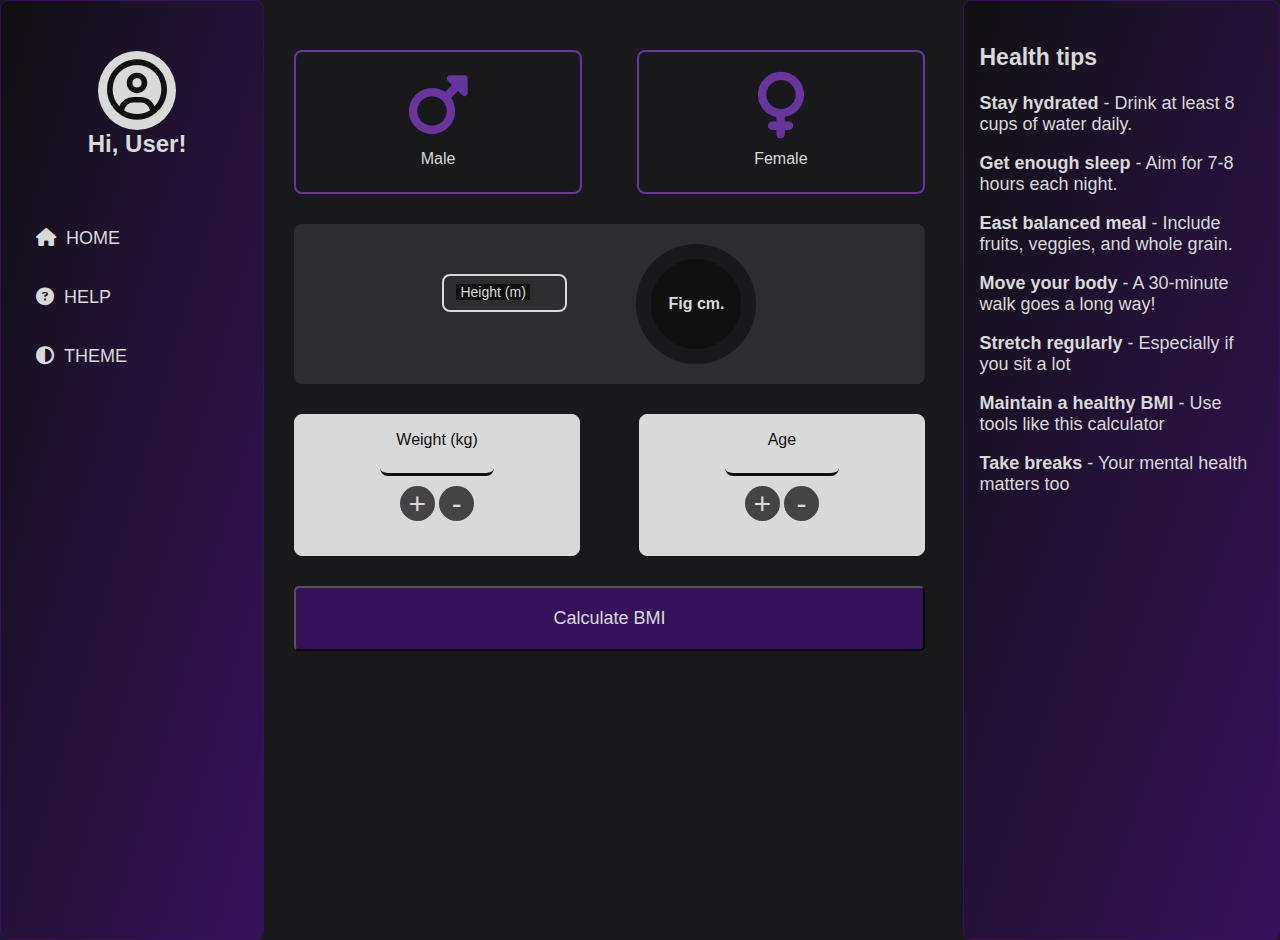
<file: index.html>
<!DOCTYPE html>
<html lang="en">
<head>
    <meta charset="UTF-8">
    <meta name="viewport" content="width=device-width, initial-scale=1.0">
    <link rel="stylesheet" href="https://cdnjs.cloudflare.com/ajax/libs/font-awesome/6.7.2/css/all.min.css" 
   integrity="sha512-Evv84Mr4kqVGRNSgIGL/F/aIDqQb7xQ2vcrdIwxfjThSH8CSR7PBEakCr51Ck+w+/U6swU2Im1vVX0SVk9ABhg==" 
   crossorigin="anonymous" referrerpolicy="no-referrer"/>
   <link rel="stylesheet" href="../styles/style.css">
    <title>BMI Calculator</title>
</head>
<body>
    <div class="container">
    <header>
        <div>
            <div id="branding">
            <h2> <span><i class="fa-regular fa-circle-user"></i></span>  Hi, User!</h2>
            </div>
        <nav>
            <ul>
                <input type="checkbox" id="check">
                <span class="menu">
              <li class="current"> <a href="index.html"><span><i class="fa-solid fa-house"></i></span> Home</a></li>
               <li> <a href="help.html"><span><i class="fa-solid fa-circle-question"></i></span>Help</a></li>
                <li id="theme-trigger"><span><i class="fa-solid fa-circle-half-stroke"></i></span>Theme</li>
                <div id="theme-modal" class="modal hidden">
                <div class="modal-content">
                    <h3>Select Theme</h3>
                    <form id="theme-form">
                    <label><input type="radio" name="theme" value="default"> System Default</label><br><br>
                    <label><input type="radio" name="theme" value="light"> Light</label><br><br>
                    <label><input type="radio" name="theme" value="dark"> Dark</label>
                    <div class="buttons">
                        <button type="button" id="cancel-btn">Cancel</button>
                        <button type="submit" id="ok-btn">OK</button>
                    </div>
                    </form>
                </div>
                </div>
                <label for="check" class="close-menu"><i class="fas fa-times"></i></label>
              </span>
                <label for="check" class="open-menu"><i class="fa-solid fa-bars"></i></label>
              </span>
            </ul>  
        </nav>
       
        </div>
    </header>
    <main>
        <div class="content">
        <section class="section-1">
            <div class="gender js-gender-option" data-gender="male">
                <div  class="gender-adjustment">
                     <span><i class="fa-solid fa-mars"></i></span>
                     <p>Male</p>
                </div>
   
</div>  

<div class="gender female js-gender-option" data-gender="female">
    <div class="gender-adjustment">
        <span><i class="fa-solid fa-venus"></i></span> 
    <p>Female</p>
    </div>   
        </div>
        
        </section>
        
        <section class="section-2">
            <div class="section-2-side1">
            <div class="input-container">
                <input type="number" placeholder="" id="js-height">
                <label for="height"> Height (m)</label>
               
               </div>
            </div>
            <div class="circle">
                <span>Fig cm.</span>
                
            </div>
        </section>
        <section class="section-3">
            <div class="weight-box">
                <p>Weight (kg)</p>
                <div class="weight-age">
                <input type="number" placeholder="" id="js-weight">
                </div>
                <button type="button" id="js-weight-add">+</button>
                <button type="button" id="js-weight-sub">-</button>
            </div>
            <div class="weight-box">

                <p>Age</p>
                  <div class="weight-age">
                <input type="number" value="" id="js-age">
                </div>
                <button type="button" id="js-age-add">+</button>
                <button type="button" id="js-age-sub">-</button>
            </div>
        </section>
        <button class="btn-1" id="calculationButton">Calculate BMI</button>
        </div>
    </main>

    <article>
            <div class="general-health-tips">
                <h3>Health tips</h3>
               <div class="health-tips">
                <p><span>Stay hydrated</span> - Drink at least 8 cups of water daily.</p>
                <p><span>Get enough sleep</span> - Aim for 7-8 hours each night.</p>
                <p><span>East balanced meal</span> - Include fruits, veggies, and whole grain.</p>
                <p><span>Move your body</span> - A 30-minute walk goes a long way!</p>
                <p><span>Stretch regularly</span> - Especially if you sit a lot</p>
                <p><span>Maintain a healthy BMI</span> - Use tools like this calculator</p>
                <p><span>Take breaks</span> - Your mental health matters too</p>
               </div>
            </div>
    </article>
    </div>
    <script src="../scripts/scripts.js"></script>
</body>
</html>
</file>
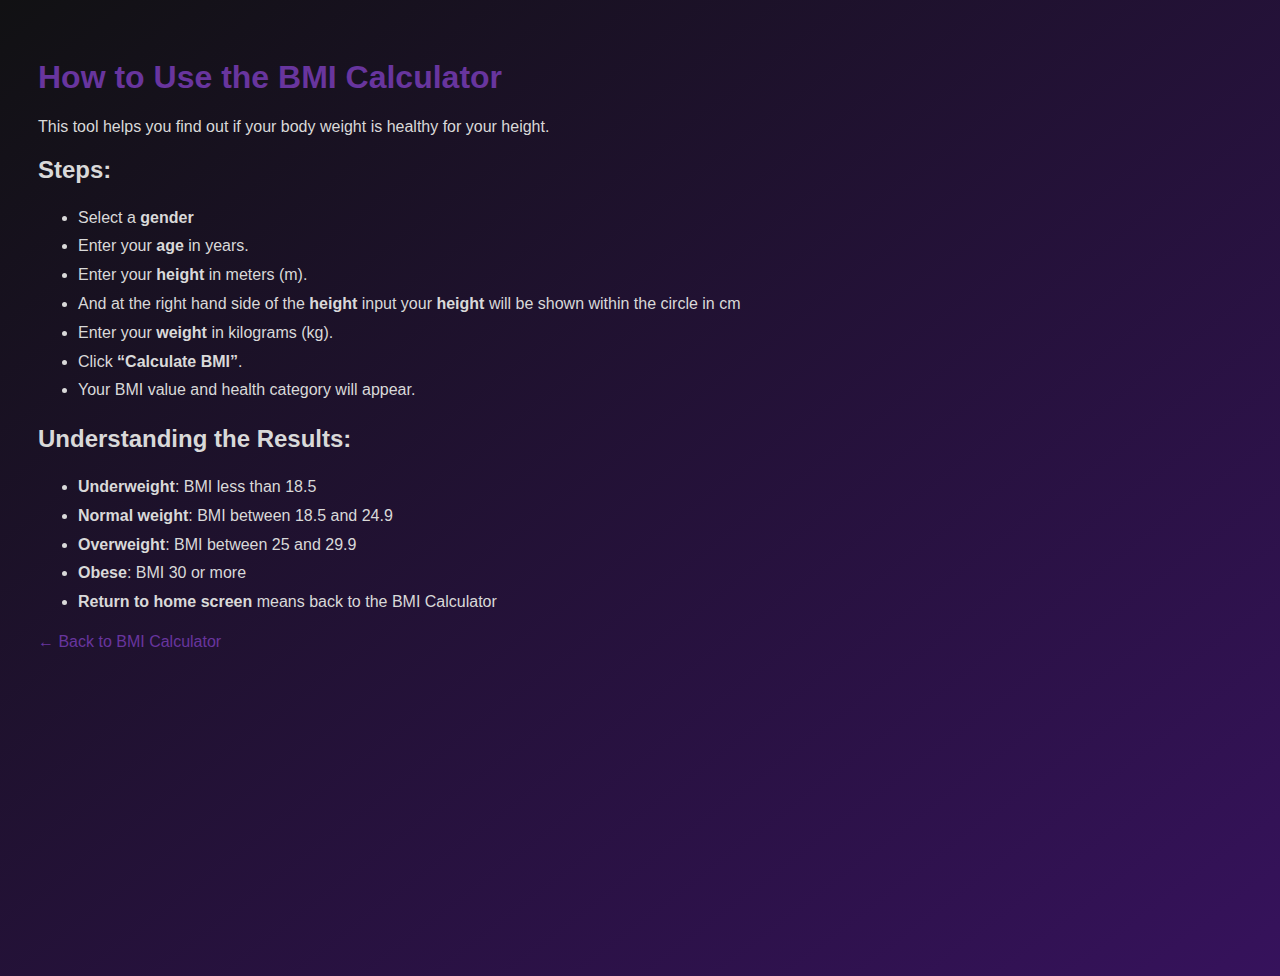
<file: help.html>
<!DOCTYPE html>
<html lang="en">
<head>
  <meta charset="UTF-8">
  <link rel="stylesheet" href="../styles/help.css">
  <title>BMI Help</title>
</head>
<body>
  <h1>How to Use the BMI Calculator</h1>
  <p>This tool helps you find out if your body weight is healthy for your height.</p>

  <h2>Steps:</h2>
  <ul>
    <li>Select a <strong>gender</strong></li>
    <li>Enter your <strong>age</strong> in years.</li>
    <li>Enter your <strong>height</strong> in meters (m).</li>
    <li>And at the right hand side of the <strong>height</strong> input your <strong>height</strong> will be shown within the circle in cm</li>
    <li>Enter your <strong>weight</strong> in kilograms (kg).</li>
    <li>Click <strong>“Calculate BMI”</strong>.</li>
    <li>Your BMI value and health category will appear.</li>
  </ul>

  <h2>Understanding the Results:</h2>
  <ul>
    <li><strong>Underweight</strong>: BMI less than 18.5</li>
    <li><strong>Normal weight</strong>: BMI between 18.5 and 24.9</li>
    <li><strong>Overweight</strong>: BMI between 25 and 29.9</li>
    <li><strong>Obese</strong>: BMI 30 or more</li>
    <li><Strong>Return to home screen</Strong> means back to the BMI Calculator</li>
  </ul>

  <p><a href="index.html" class="Back">← Back to BMI Calculator</a></p>

  <script src="../scripts/help.js"></script>
</body>
</html>
</file>
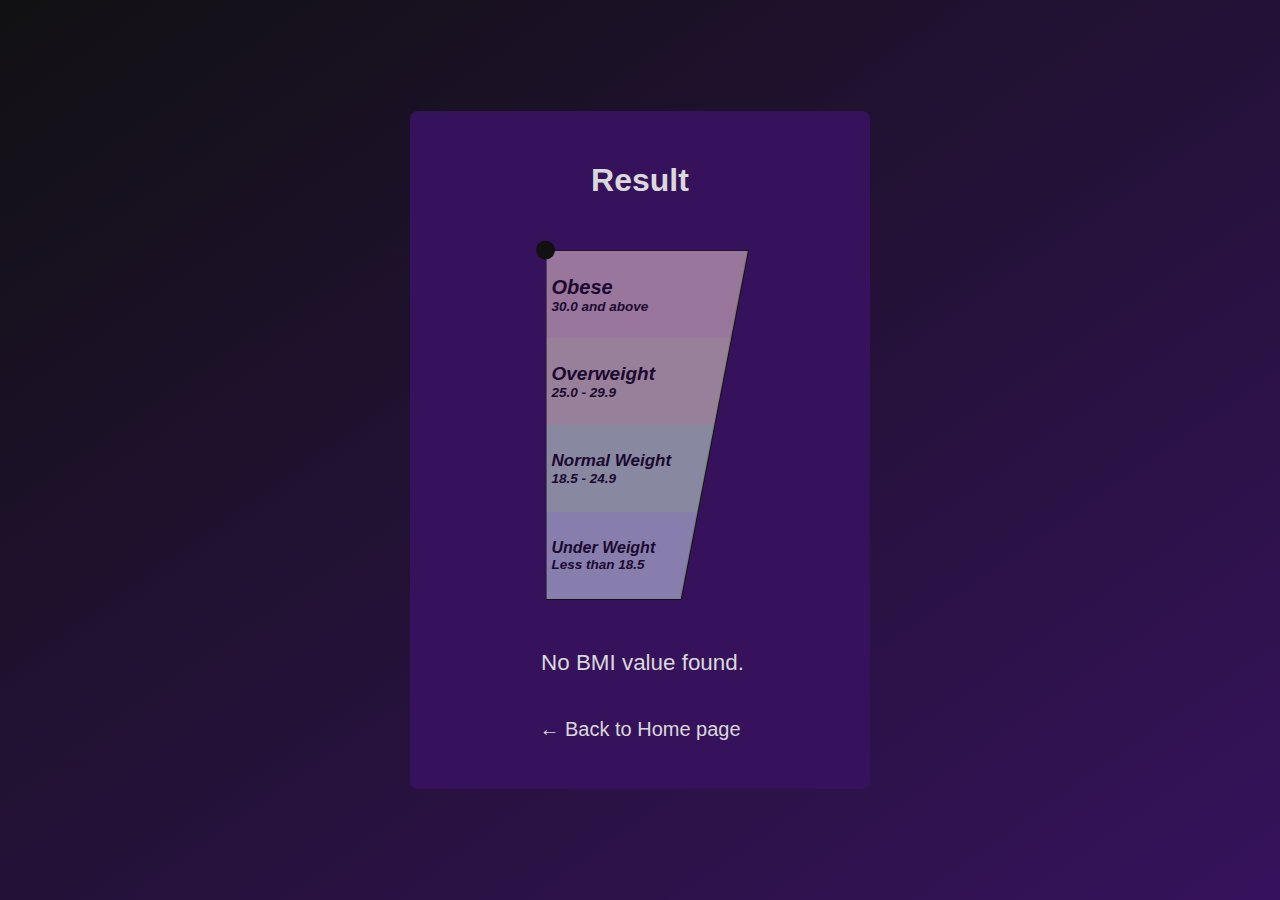
<file: resultSection.html>
<!DOCTYPE html>
<html lang="en">
<head>
    <meta charset="UTF-8">
    <meta name="viewport" content="width=device-width, initial-scale=1.0">
    <link rel="stylesheet" href="../styles/resultSection.css">
    <title>document</title>
</head>
<body>
<div class="main-container">
    <h1>Result</h1>
    <div class="bmi-section">
        <div class="category-panel">
            <div class="category-box">
                <div class="category obese" data-category="Obese" data-bmi-range="30.0+">Obese
                    <div class="bmi-range-text">30.0 and above</div>
                    </div>

                    <div class="category overweight" data-category="Overweight" data-bmi-range="25.0-29.0">
                    Overweight
                    <div class="bmi-range-text">25.0 - 29.9</div>
                    </div>

                    <div class="category normalweight" data-category="Normal Weight" data-bmi-range="18.5-24.9">
                    Normal Weight
                    <div class="bmi-range-text">18.5 - 24.9</div>
                    </div>

                    <div class="category underweight" data-category="Under Weight" data-bmi-range="less-18.5">
                    Under Weight
                    <div class="bmi-range-text">Less than 18.5</div>
                    </div>

           
            </div>
             <div class="interactive-area">
                <svg id="bmi-line-svg" viewpoint="0 0 200 240" perserveAspectRadio="none">
                    <path id="diagonal-path" d="M 202.5 0 L 135 350" stroke="#111"
                    stroke-width="2" fill="none"/>
                </svg>
                <div class="indicator-dot" id="bmiIndicatorDot"></div>
                <div class="circle-label" id="circleLabel"></div>
            </div>
        </div>
    </div>

    <div class="result-display">
        <div class="emoji-placeholder" id="resultEmoji"></div>
        <div class="text-result" id="textResult"></div>
    </div>
    <div class="bmiOutput text-result">
    </div>
    <div class="backToBMI">
         <a href="index.html">← Back to Home page
         </a>
    </div>
    

</div>

<script src="../scripts/resultSection.js"></script>
</body>
</html>
</file>
<file: styles/style.css>
:root {
    --bg-color: linear-gradient(to bottom right, #111113, #36125c);
    --text-color-1:#d9d9d9;
    --text-color-2: #111;
    --purple-1:  #36125c;
    --purple-2: #68359E;
    --menu: #19181b;
    --bg-color-circle:conic-gradient(#836a9e 0% 0%, #19181b 0% 100%);
    --bg-section-2:rgba(225, 225, 225, 0.1);
    --bg-modal-content: #aaa;
    --text-color: #d9d9d9;
    --add-button:#444;
}
body.light-theme{
    --bg-color:linear-gradient(to bottom,  #836a9e -80%, #d9d9d9);
    --text-color-1: #111;
    --text-color-2:#aaa;
    --bg-section-2:#aaa;
    --menu:#ccc;
     --text-color: #d9d9d9;
     --bg-modal-content: #555;
     --add-button:#999;
}

html, body{
    margin: 0;
    padding: 0;
    font-family:Arial, Helvetica, sans-serif;
    background:var(--menu);
    min-height: 100vh;
    background-repeat: no-repeat;
    background-size: cover;
     width: 100%;   
}
.container{  
    margin: auto; 
    display: flex;
    color:var(--text-color-1);
}
ul{
    margin: 0;
    padding: 0;
    display: flex;
}
header a, header li{
    color:var(--text-color-1);
    text-decoration: none;
    text-transform: uppercase;
    font-size: 18px;
    display: flex;
    font-weight: 400;
    cursor: pointer;
    
}
header{
background: var(--bg-color);
 border: 1px solid var(--purple-1);
 border-radius: 8px;

}
header li span i{
    margin:-20px 10px 10px 20px;
}
header, .health-tips{
 padding-top: 30px;
 width: 20%;
 padding-left: 10px;
}

.menu{
      display: flex;
      flex-direction: column;
      gap: 30px;
    }

    header h2{
       display: flex;
       flex-direction: column;
       align-items: center;
       
    }
h2 span {
     border: 3px solid var(--text-color-1);
    z-index:1;
    font-size: 60px;
    border-radius: 50%;
    padding: 3px 6px 1px 6px;
    background-color: var(--text-color-1);
}
h2 span i{
    color: var(--text-color-2);
} nav{
    margin-top: 70px;
    margin-left: 5px;
}
main{
    width: 50%;
    background: var(--menu);
    padding: 0 30px 0 30px;
    min-height: 100vh;
    border-radius: 20px;
margin: 20px auto;

}
.section-1, .section-2, .section-3 {
    display: flex;
    justify-content: center;
    margin-bottom: 30px;
}.section-1{
    margin-top: 30px;

}
.gender-adjustment{
margin: 15px auto;
}
.section-1, .section-3{
   justify-content: space-between;
  
}.section-2{
    background-color: var(--bg-section-2);
    backdrop-filter: blur();
    padding: 20px;
    border-radius: 8px;
}.section-2-side1{
    position: relative;
    top: 30px;
    right: 20px;

}
summary{
    position: relative;
    top: 5px;
}
.weight-box{
    border: 1px solid var(--text-color-1);
    background: var(--text-color-1);
    color: var(--text-color-2);
}
.weight-age{
position: relative;
    border-bottom: 3px solid var(--text-color-2);
    border-radius: 8px;
    margin: 0 auto;
    top: -10px;
    width: 40%;
   
}
.weight-age input{
    background: transparent;
    border: none;
    outline: none;
    color: var(--text-color-2);
    font-size: 14px;
    width: 50px;
    text-align: center;
}
.weight-box button{
    border-radius: 50%;
    height: 35px;
    width: 35px;
    font-weight: 500;
    font-size: 30px;
    border: none;
    color: var(--text-color);
    background: var(--add-button);
}
.gender span i{
    font-size: 67px;
    color: var(--purple-2);
    display: flex;
    position:relative;
    top: 5px;
    justify-content: center;
}
.gender{
    border: 2px solid var(--purple-2);
}
.gender.active {
    background-color: var(--text-color-1);
    color: var(--purple-1);
    font-weight: bold;
    transform: scale(1.1); 
}.gender.active p{
    font-size:18px;
}

.gender, .weight-box{
     width: 45%;
    height: 140px;
    border-radius: 8px;
    text-align: center;
}
.hidden {
  display: none;
}

.modal {
position: fixed;
top: 0;
left: 0;
width: 100%;
height: 100%;
z-index: 1000;
overflow:auto;
background-color: rgba(0, 0, 0, 0.4);
}	
.modal-content {
  background:var(--bg-modal-content);
  padding:20px;
  margin: 10% auto;
  border-radius: 40px;
  width: 300px;
  max-width: 100%;
  color: var(--text-color-2);
  font-size: 20px;
  box-shadow: 0 4px 15px rgba(0, 0, 0, 0.2);
}.modal-content input{
    accent-color: var(--purple-2);
    transform: scale(1.3);
}.modal-content span {
    margin-right:20px;
}
.modal-content input, .modal-content label{
    cursor: pointer;
}
.modal-content h3 {
  margin-top: 0;
}

.buttons {
  display: flex;
  justify-content: flex-end;
  gap: 10px;
  position: relative;
  z-index: 10000;
}

.buttons button{
  padding: 6px 14px;
  border: none;
  border-radius: 4px;
  cursor: pointer;
  font-size: 18px;

   background-color:transparent;
}

#ok-btn {
  color:var(--purple-1);
}

#cancel-btn {
    font-size: 18px;
  color:var(--purple-1);

}
.open-menu, .close-menu{
    position: absolute;
    cursor: pointer;
    font-size: 1.5rem;
    display: none;
    right: 25px;
    margin-top: 10px;
}
.close-menu{
    margin-top: 45px;
    top: 0;
}

#check{display: none;}
.circle{
    width:120px;
    height: 120px;
    border-radius: 50%;
    background: var(--bg-color-circle);
    display: flex;
    align-items: center;
    justify-content: center;
    color: var(--text-color-1);
    font-weight: bold;
    position: relative;
    font-family: sans-serif;
    overflow: hidden;
}
.circle::before{
    content: "";
    position: absolute;
    width: 90px;
    height: 90px;
    background:var(--text-color-2);
    border-radius: 50%;
}.circle span{
    position: relative;
    z-index: 1;
}
.input-container{
    position: relative;
    border: 2px solid var(--text-color-1);
    border-radius: 8px;
    padding: 8px;
    width: 60%;
    transition: border 0.3s ease, box-shadow 0.3s ease;
}
.input-container:hover,
.input-container:focus-within{
    border-color: var(--purple-2);
    box-shadow: 0 0 8px var(--purple-2);
}
.input-container input{
    background: transparent;
    border: none;
    outline: none;
    color: var(--text-color-1);
    font-size: 14px;
    width: 150px;

}.input-container label{
    position: absolute;
    top: 8px;
    left: 12px;
    color:var(--text-color-1);
    font-size: 14px;
    pointer-events: none;
    transition: 0.2s ease all;
    padding: 0 4px;
    background: var(--text-color-2);
}
.input-container input:focus + label, 
.input-container input:not(:placeholder-shown) + label{
top: -8px;
font-size: 13px;
font-weight: 500;
color:var(--text-color-1);
}
.btn-1{
    width: 100%;
    padding: 20px;
    color: var(--text-color);
    background-color: var(--purple-1);
    border-radius: 5px;
    font-size: 18px;
}
article{
    margin: 0 30px;
    width: 25%;
    background: var(--bg-color);
 border: 1px solid var(--purple-1);
 border-radius: 8px;
 margin: 0 0 0 8px;
}article h3{
    font-size: 23px;
    position: relative;
    top: 20px;
}.general-health-tips{
    width: 90%;
    margin: auto;
}
.health-tips{
    display: inline;
    font-size: 18px;
}.health-tips p{
    position: relative;
    bottom: 20px;
    
}
.health-tips span{
    font-weight: bold;
}
@media only screen and (max-width: 768px){
   .section-2-side1{
    right: 0;
}
header{
    width: 30%;
}
article{
    display: none
}
}
@media only screen and (max-width:680px) {
html, body{
    background:var(--bg-color);
    
}

header{
 padding-top: 30px;
 min-height: 70px;
 width: 100%;
 background: none;
 border: 1px none;
 margin: auto;
}
header li{
    float: left;
    display: inline;
    padding: 0 15px 0 15px;     

}h2 span {
     border: 1px solid var(--text-color-1);
    z-index:1;
    font-size: 30px;
    padding: 5px 5px 3px 5px;
    border-radius: 50%;
    
    background-color: var(--text-color-1);
} header h2{
    display: inline;
    position: relative;
    top: 18px;
    right: 5px;
}
header #branding{
    float: left;
}

header nav{
    float: right;
    margin-top: 10px;
}
.menu{
        display: flex;
        align-items: center;
        flex-direction: column;
        justify-content: center;
        width: 100%;
        height: 100%;
        position: fixed;
        top: 0;
        right: -100%;
        z-index: 100;
        background-color: var(--menu);
        transition: all 0.2s ease-in-out;
    }
    .menu li, .menu button {margin-top:40px;}
.menu li a, .menu button{padding: 10px;}
.open-menu, .close-menu{display: block;}
#check:checked ~ .menu {right: 0;}
.container{
   width: 90%;
   margin: auto;
   flex-direction: column;
}
.modal-content {  
  width: 250px;
  margin: 40% auto;
}

main{
    width: 100%;
     background: none;
    padding: 0;
    min-height: 0;
}
article{
    display: none;
}.gender, .weight-box{
height: 117px;
}
.circle{
    width:110px;
    height: 110px;
    left: 20px;
}
.circle::before{
    width: 80px;
    height:80px;
}
.input-container label{
    top: 8px;
}
}
@media only screen and (max-width:375px) {
    .circle{
    width: 95px;
    height: 95px;
    font-size: 10px;
}
.circle::before{
    width: 70px;
    height: 70px;
} 
.gender span i{
    font-size: px;
}.section-2-side1{
top: 20px;
left: -10px;
}
}
@media only screen and (max-width:340px) {
    .circle{
        width: 60px;
        height: 60px;
    }
    .section-2-side1{
        top: 10px;
        left: -5px;
    }
    .circle::before{
    width: 42px;
    height: 42px;
}
.modal-content {  
  width: 200px;
}
}@media only screen and (max-width:300px) {
    .circle{
        width: 50px;
        height: 50px;
        font-size: 8px;
        left: -5px;
    }
    .section-2-side1{
        top: 0;
    }
    .circle::before{
    width: 32px;
    height: 32px;
}
}
@media only screen and (max-width:290px) {
    .circle{
        display: none;
    }
}
</file>
<file: styles/help.css>
:root {
    --bg-color: linear-gradient(to bottom right, #111113, #36125c);
    --text-color-1:#d9d9d9;
    --text-color-2: #111;
    --purple-2: #68359E;
   
}
body.light-theme{
    --bg-color:linear-gradient(to bottom right,  #836a9e -80%, #d9d9d9);
    --text-color-1: #111;
    --text-color-2:#aaa;
}

    body {
      font-family: Arial, sans-serif;
      padding: 30px;
      background: var(--bg-color);
      color: var(--text-color-1);
      min-height: 100vh;
    }
    h1 {
      color: var(--purple-2);
    }
    ul {
      line-height: 1.8;
    }
    a{
      color: var(--purple-2);
      text-decoration: none;
    }
</file>
<file: styles/resultSection.css>
:root{
    --bg-color:linear-gradient(to bottom right, #111113, #36125c);
    --purple-1: #36125c;
    --text-color-1:#d9d9d9;
    --text-color-2: #111;
}

body.light-theme{
    --bg-color:linear-gradient(to bottom right,  #836a9e -80%, #d9d9d9);
    --text-color-1: #111;
    --text-color-2:#aaa;
   --purple-1: #ddd;
}

body{
    font-family: 'Segoe UI', 'Segoe UI', Tahoma, Geneva, Verdana, sans-serif;
    display: flex;
    justify-content: center;
    align-items: center;
    min-width: 100%;
    min-height: 100vh;
    background: var(--bg-color);
    margin: 0;
    background-repeat: no-repeat;
}
.main-container{
    padding: 30px;
    background-color:var(--purple-1) ;
    border-radius: 8px;
    display: flex;
    flex-direction: column;
    align-items: center;
    gap: 30px;
    width: 400px;
  
}
.design-title{
    font-size: 1.8em;
    font-weight: 600;
}
.bmi-section{
    display: flex;
    gap: 20px;
   
}
.category-panel {
    position: relative;
    width: 225px;
    height: 350px;
    left: 58%;
   transform: translate(-50%);
   
}
.category-box{
    display: flex;
    flex-direction: column;
    width: 100%;
    height: 100%;
    position: absolute;
    top: 0;
    left: 0;
    box-sizing: border-box;
    clip-path: polygon(0 0, 90% 0, 60% 100%, 0 100%);
    z-index: 1;
    border: 1px solid #111;
    
}.category{
    flex: 1;
    display: flex;
    flex-direction: column;
    justify-content: center;
    left: 20px;
    padding: 10px 5px;
    font-size: 1.1em;
    font-style: italic;
    transition: all0.3s ease;
    opacity: 0.5;
   
}
.category:last-child{
    border-bottom: none;
}
@keyframes float {
    0% {transform: scale(1) translateY(0);}
    50% { transform: scale(1.05) translateY(-5px);}
    100% { transform: scale(1) translateY(0);}
}
.category.active{
  opacity: 1;
  animation: float 8s ease-in-out;
  opacity: 0.7;
  padding-left: 10px;
  backdrop-filter: blur(80px);
  
}

.category.obese{
    background: #fcd9d9;
    font-size: 20px;
    font-weight: bold;
}.category.overweight{
    background: #faedd9;
    font-size: 19px;
    font-weight: bold;
}
.category.normalweight{
    background: #dafde4;
    font-size: 17px;
    font-weight: bold;
}
.category.underweight{
    background: #d8eafd;
    font-size: 16px;
    font-weight: bold;
}
.interactive-area{
    position: absolute;
    top: 0;
    left: 0;
    width: 100%;
    height: 100%;
    overflow: visible;
}
#bmi-line-svg{
    position: absolute;
    top: 0;
    left: 0;
    width: 100%;
    height: 100%;
}
#bmi-diagonal-path{
    stroke: var(--text-color-2);
    fill: none;
    stroke-width: 2;
    overflow: visible;
}
.indicator-dot{
    width: 15px;
    height: 15px;
    background-color: #111;
    border: 2px solid #111;
    border-radius: 50%;
    position: absolute;
    transform: translate(-50%, -50%);
    z-index: 4;
    overflow: visible;
}
.circle-label{
    position: absolute;
    white-space: nowrap;
    color: var(--text-color-2);
    font-size: 0.9em;
    transform: translate(0, -50%);
    pointer-events: none;
    z-index: 6;
    
}

.bmi-range-text{
    font-size: 13.5px;
    transition: font-weight 0.3s ease, color 0.3s ease;
    white-space: nowrap;
}
.result-display{
    display: flex;
    align-items: center;
    gap: 10px;
    margin-top: 20px;
}
.emoji-placeholder{
    font-size: 2.5em;
    line-height: 1;
}
.text-result{
    font-size: 1.4em;
    font-weight: 500;
    margin-right: 5px;
}
h1,.text-result, a{
    color: var(--text-color-1);
}
.backToBMI a{
    font-size: 20px;
   position: relative;
   bottom: 18px;
   text-decoration: none;

}
@media only screen and (max-width:680px) {
    .main-container{
        background:none;
    }
}
</file>
